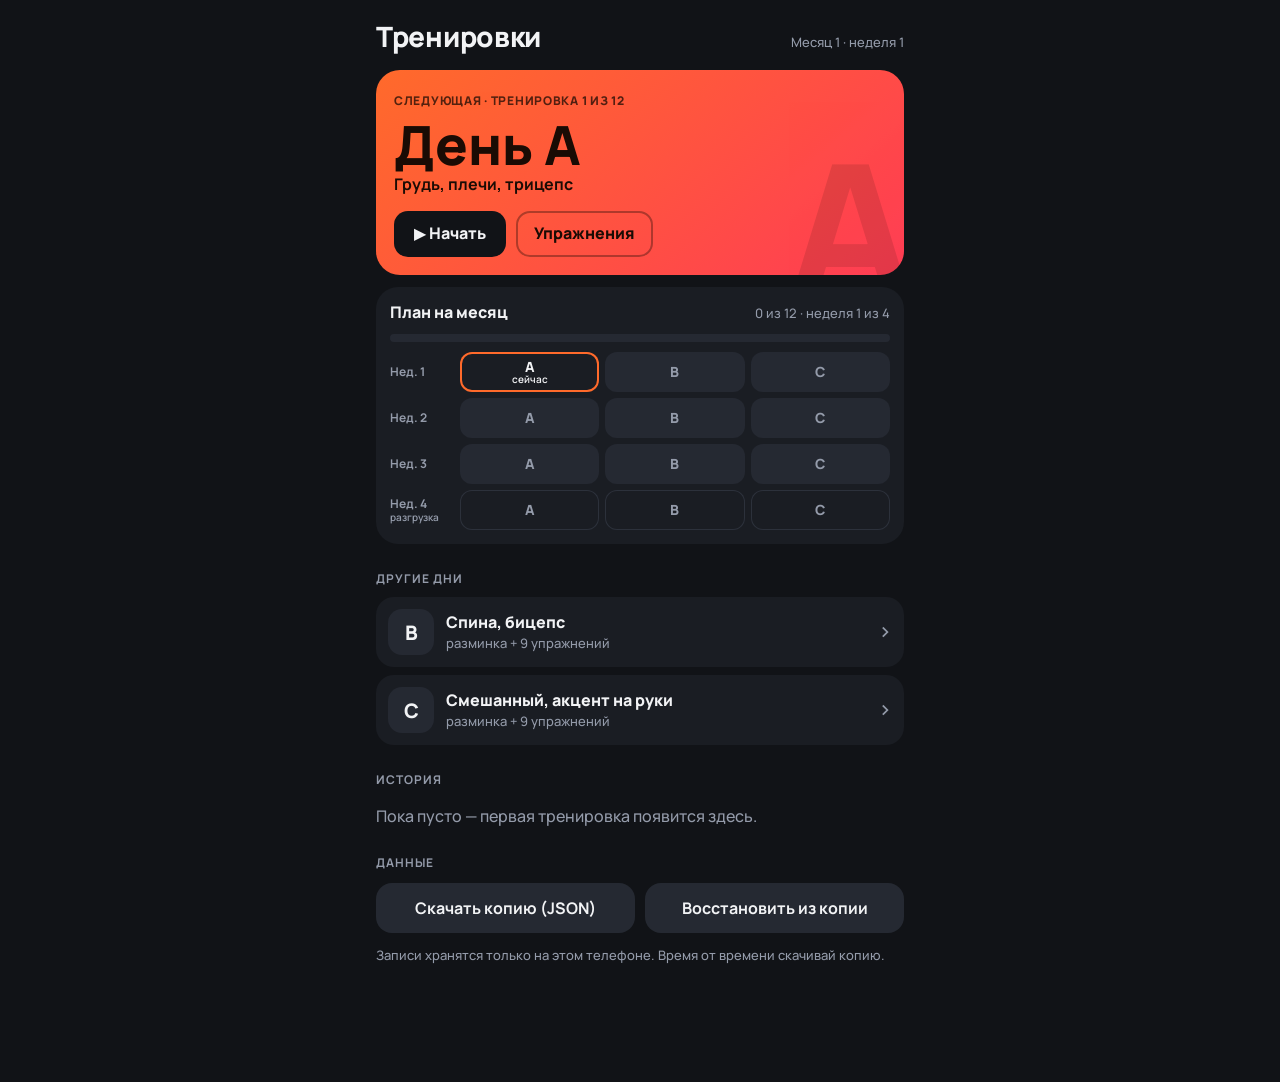
<file: index.html>
<!doctype html>
<html lang="ru">
<head>
  <meta charset="utf-8">
  <meta name="viewport" content="width=device-width, initial-scale=1, viewport-fit=cover">
  <meta name="theme-color" content="#121418">
  <meta name="description" content="Трекер тренировок по программе A/B/C: подходы, вес, техника и рабочие мышцы.">
  <title>Тренировки</title>
  <link rel="manifest" href="manifest.webmanifest">
  <link rel="icon" href="icons/icon-192.png">
  <link rel="apple-touch-icon" href="icons/icon-maskable-192.png">
  <link rel="stylesheet" href="styles.css">
</head>
<body>
  <main id="app"></main>
  <div id="rest" class="rest" hidden></div>
  <noscript>Для работы приложения нужен JavaScript.</noscript>
  <script type="module" src="js/app.js"></script>
</body>
</html>
</file>
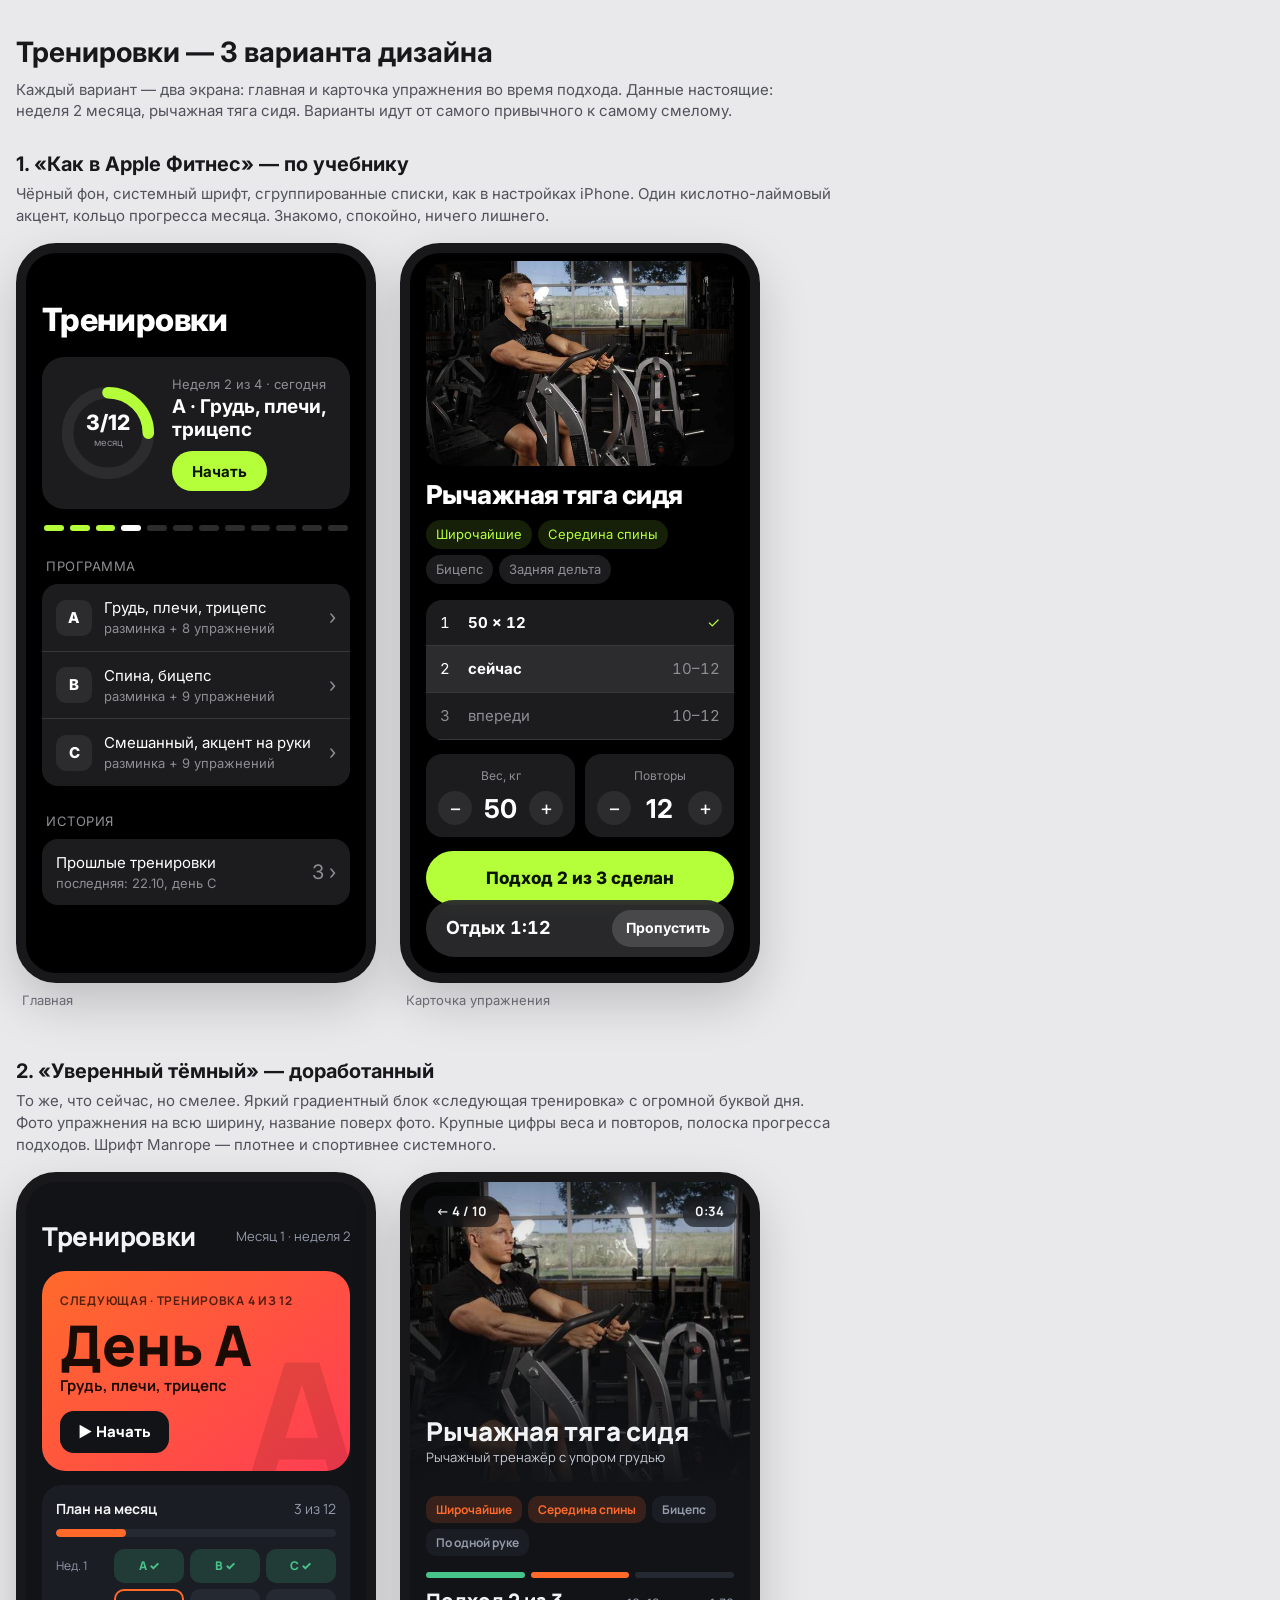
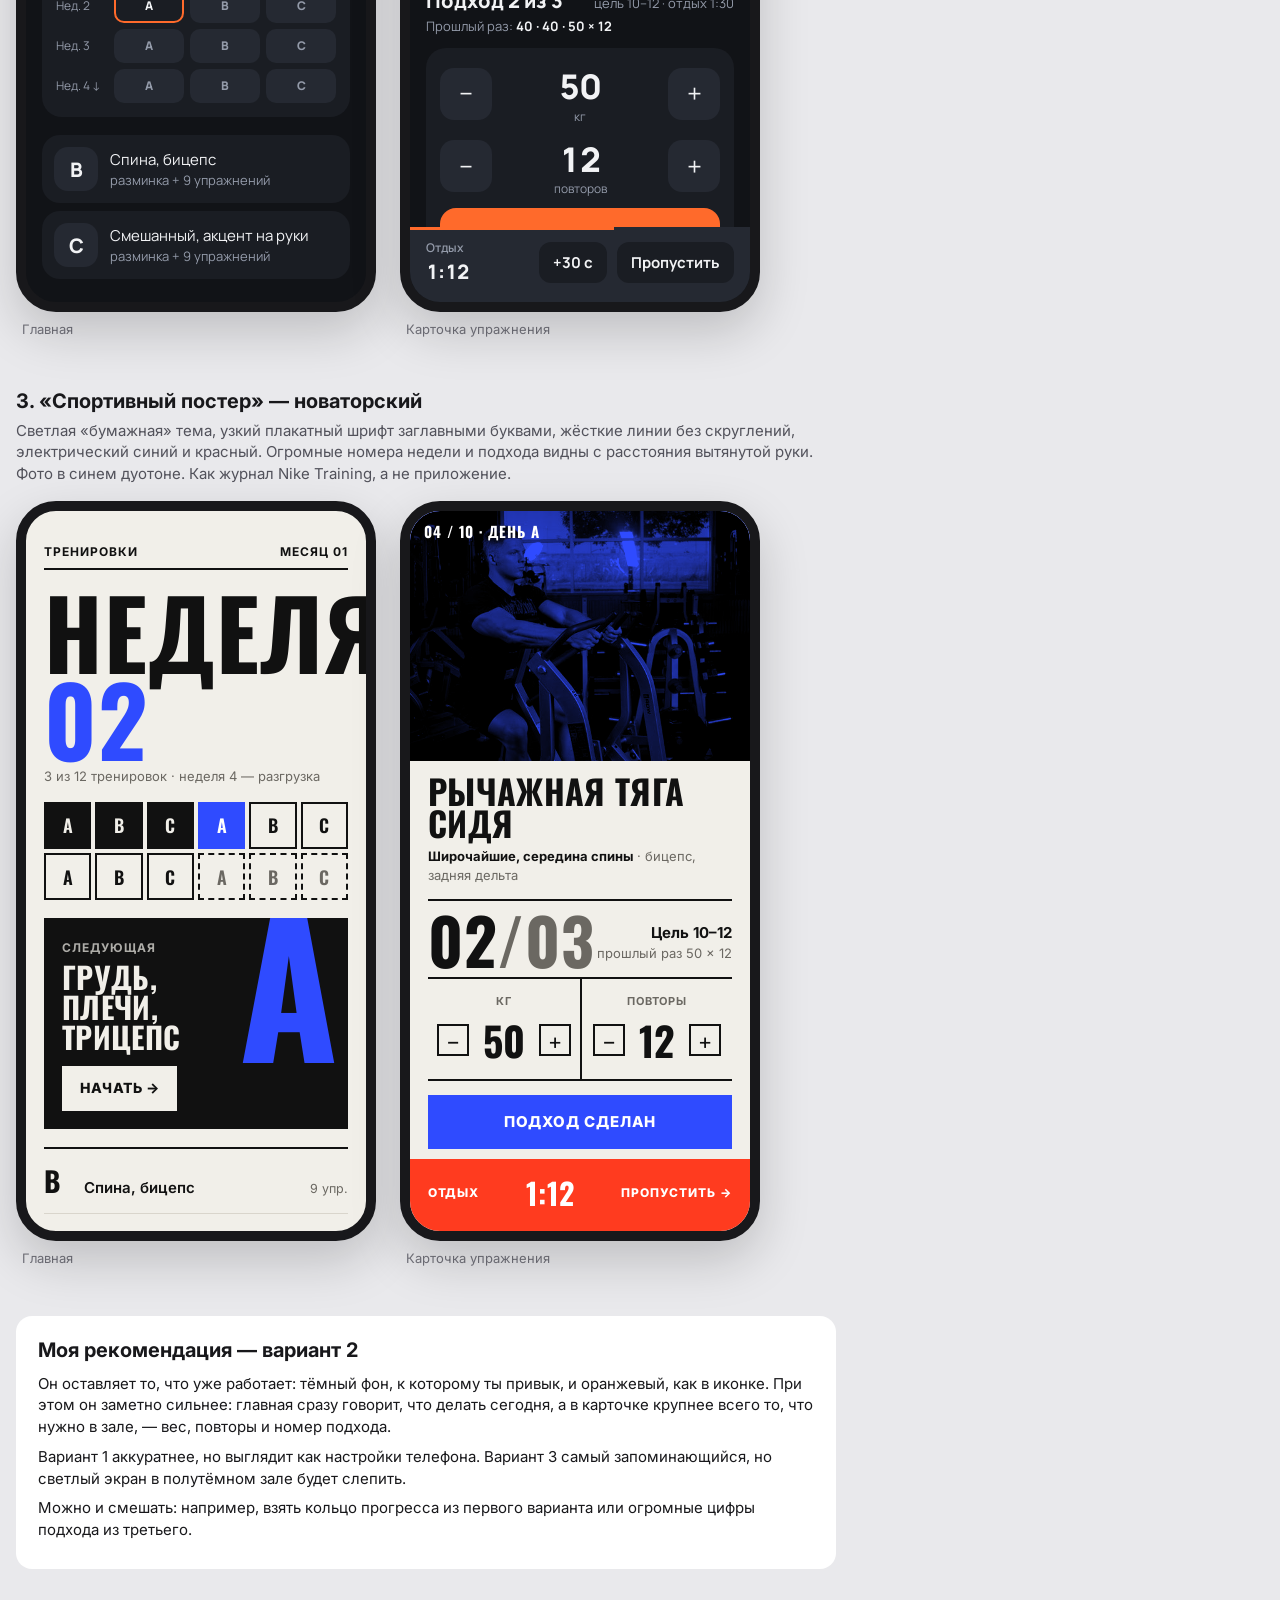
<file: design/variants.html>
<!doctype html>
<html lang="ru">
<head>
<meta charset="utf-8">
<meta name="viewport" content="width=device-width, initial-scale=1">
<title>Тренировки — варианты дизайна</title>
<link rel="preconnect" href="https://fonts.googleapis.com">
<link rel="preconnect" href="https://fonts.gstatic.com" crossorigin>
<link href="https://fonts.googleapis.com/css2?family=Inter:wght@400;500;600;700;800&family=Manrope:wght@500;600;700;800&family=Oswald:wght@500;600;700&display=swap" rel="stylesheet">
<style>
  * { box-sizing: border-box; }
  body { margin: 0; background: #e9e9ec; color: #18181b; font: 15px/1.45 Inter, system-ui, sans-serif; }
  .page { max-width: 1280px; margin: 0 auto; padding: 32px 16px 64px; }
  .page > h1 { font-size: 28px; margin: 0 0 6px; }
  .page > p { margin: 0 0 28px; color: #52525b; max-width: 760px; }
  .variant { margin-bottom: 48px; }
  .variant h2 { font-size: 20px; margin: 0 0 4px; }
  .variant .why { margin: 0 0 16px; color: #52525b; max-width: 820px; }
  .phones { display: flex; gap: 24px; flex-wrap: wrap; }
  .phone { width: 360px; height: 740px; border-radius: 40px; border: 10px solid #18181b; overflow: hidden; position: relative; flex: none; box-shadow: 0 20px 50px rgba(0,0,0,.18); }
  .screen { height: 100%; overflow: auto; scrollbar-width: none; position: relative; }
  .screen::-webkit-scrollbar { display: none; }
  .cap { font-size: 13px; color: #71717a; margin: 8px 0 0 6px; }
  .rec { background: #fff; border-radius: 16px; padding: 20px 22px; max-width: 820px; }
  .rec h2 { margin: 0 0 8px; font-size: 20px; }
  .rec p { margin: 0 0 8px; }

  /* ============ ВАРИАНТ 1 — По учебнику: «как в Apple Фитнес» ============ */
  .v1 { --bg:#000; --card:#1c1c1e; --card2:#2c2c2e; --text:#fff; --muted:#8e8e93; --acc:#b4ff39; --acc-ink:#0b1400; --line:#38383a;
        background: var(--bg); color: var(--text); font-family: Inter, system-ui, sans-serif; }
  .v1 .pad { padding: 18px 16px 90px; }
  .v1 .large { font-size: 32px; font-weight: 800; letter-spacing: -.02em; margin: 26px 0 14px; }
  .v1 .today { background: var(--card); border-radius: 22px; padding: 18px; display: grid; grid-template-columns: 96px 1fr; gap: 16px; align-items: center; }
  .v1 .ring { width: 96px; height: 96px; }
  .v1 .today small { color: var(--muted); font-size: 13px; display: block; }
  .v1 .today b { font-size: 19px; display: block; margin: 2px 0 10px; line-height: 1.2; }
  .v1 .pill { display: inline-flex; align-items: center; justify-content: center; height: 40px; padding: 0 20px; border-radius: 99px; background: var(--acc); color: var(--acc-ink); font-weight: 700; }
  .v1 .dots { display: flex; gap: 6px; margin: 16px 2px 0; }
  .v1 .dots i { flex: 1; height: 6px; border-radius: 3px; background: var(--card2); }
  .v1 .dots i.d { background: var(--acc); } .v1 .dots i.n { background: #fff; }
  .v1 .sect { color: var(--muted); font-size: 13px; text-transform: uppercase; letter-spacing: .04em; margin: 26px 4px 8px; }
  .v1 .group { background: var(--card); border-radius: 16px; overflow: hidden; }
  .v1 .row { display: flex; align-items: center; gap: 12px; padding: 13px 14px; border-bottom: 1px solid var(--line); }
  .v1 .row:last-child { border-bottom: 0; }
  .v1 .ltr { width: 36px; height: 36px; border-radius: 10px; background: var(--card2); display: grid; place-items: center; font-weight: 800; }
  .v1 .row .t { flex: 1; } .v1 .row .t small { display: block; color: var(--muted); font-size: 13px; }
  .v1 .chev { color: var(--muted); font-size: 20px; }
  .v1 .photo { margin: 8px 16px 0; border-radius: 22px; overflow: hidden; aspect-ratio: 3/2; background: #111; }
  .v1 .photo img { width: 100%; height: 100%; object-fit: cover; }
  .v1 .exh { padding: 14px 16px 0; }
  .v1 .exh h3 { font-size: 26px; font-weight: 800; letter-spacing: -.02em; margin: 0; line-height: 1.15; }
  .v1 .chips { display: flex; flex-wrap: wrap; gap: 6px; margin-top: 10px; }
  .v1 .chip { font-size: 13px; padding: 5px 10px; border-radius: 99px; background: var(--card); color: var(--muted); }
  .v1 .chip.p { color: var(--acc); background: rgba(180,255,57,.12); }
  .v1 .sets { margin: 16px 16px 0; }
  .v1 .set { display: grid; grid-template-columns: 28px 1fr auto; align-items: center; padding: 12px 14px; border-bottom: 1px solid var(--line); font-variant-numeric: tabular-nums; }
  .v1 .set .ok { color: var(--acc); }
  .v1 .set.now { background: var(--card2); }
  .v1 .steps { display: grid; grid-template-columns: 1fr 1fr; gap: 10px; margin: 14px 16px 0; }
  .v1 .stp { background: var(--card); border-radius: 16px; padding: 10px 12px; text-align: center; }
  .v1 .stp small { color: var(--muted); font-size: 12px; }
  .v1 .stp .ctl { display: flex; align-items: center; justify-content: space-between; margin-top: 4px; }
  .v1 .stp .ctl span { width: 34px; height: 34px; border-radius: 50%; background: var(--card2); display: grid; place-items: center; font-size: 20px; }
  .v1 .stp .ctl b { font-size: 26px; font-weight: 700; }
  .v1 .big { margin: 14px 16px 0; height: 54px; border-radius: 99px; background: var(--acc); color: var(--acc-ink); display: grid; place-items: center; font-weight: 800; font-size: 17px; }
  .v1 .float { position: absolute; left: 16px; right: 16px; bottom: 16px; background: rgba(44,44,46,.92); backdrop-filter: blur(10px); border-radius: 99px; padding: 10px 10px 10px 20px; display: flex; align-items: center; justify-content: space-between; font-weight: 700; }
  .v1 .float span { font-variant-numeric: tabular-nums; font-size: 18px; }
  .v1 .float i { font-style: normal; font-size: 14px; padding: 8px 14px; border-radius: 99px; background: #48484a; }

  /* ============ ВАРИАНТ 2 — Доработанный: нынешний стиль, уверенней ============ */
  .v2 { --bg:#111317; --card:#1a1d23; --card2:#252932; --line:#2c313b; --text:#f2f3f5; --muted:#949baa; --acc:#ff6a2b; --acc-ink:#1a0b04; --ok:#46c28a;
        background: var(--bg); color: var(--text); font-family: Manrope, Inter, sans-serif; }
  .v2 .pad { padding: 18px 16px 90px; }
  .v2 .hello { display: flex; justify-content: space-between; align-items: center; margin-top: 18px; }
  .v2 .hello b { font-size: 26px; font-weight: 800; letter-spacing: -.01em; }
  .v2 .hello span { font-size: 13px; color: var(--muted); }
  .v2 .hero { margin-top: 16px; border-radius: 24px; padding: 18px; background: linear-gradient(140deg, #ff6a2b 0%, #ff3d54 100%); color: #1a0b04; position: relative; overflow: hidden; }
  .v2 .hero small { font-weight: 700; opacity: .75; text-transform: uppercase; letter-spacing: .06em; font-size: 12px; }
  .v2 .hero .d { font-size: 56px; font-weight: 800; line-height: 1; margin: 6px 0 2px; }
  .v2 .hero p { margin: 0 0 14px; font-weight: 700; }
  .v2 .hero .go { display: inline-flex; height: 42px; align-items: center; padding: 0 18px; border-radius: 14px; background: #111317; color: #fff; font-weight: 800; }
  .v2 .hero .ghost { position: absolute; right: -10px; bottom: -34px; font-size: 170px; font-weight: 800; opacity: .12; line-height: 1; }
  .v2 .month { margin-top: 14px; background: var(--card); border-radius: 20px; padding: 14px; }
  .v2 .month .h { display: flex; justify-content: space-between; font-size: 14px; margin-bottom: 10px; }
  .v2 .month .h span { color: var(--muted); }
  .v2 .bar { height: 8px; border-radius: 4px; background: var(--card2); overflow: hidden; margin-bottom: 12px; }
  .v2 .bar i { display: block; height: 100%; width: 25%; background: var(--acc); border-radius: 4px; }
  .v2 .wk { display: grid; grid-template-columns: 52px repeat(3, 1fr); gap: 6px; margin-top: 6px; align-items: center; }
  .v2 .wk > span { font-size: 12px; color: var(--muted); }
  .v2 .sl { height: 34px; border-radius: 10px; background: var(--card2); display: grid; place-items: center; font-weight: 800; font-size: 14px; color: var(--muted); }
  .v2 .sl.d { background: rgba(70,194,138,.18); color: var(--ok); }
  .v2 .sl.n { background: transparent; border: 2px solid var(--acc); color: var(--text); }
  .v2 .days { margin-top: 18px; display: grid; gap: 8px; }
  .v2 .day { display: flex; align-items: center; gap: 12px; background: var(--card); border-radius: 18px; padding: 12px; }
  .v2 .day .l { width: 44px; height: 44px; border-radius: 14px; background: var(--card2); display: grid; place-items: center; font-weight: 800; font-size: 20px; }
  .v2 .day small { display: block; color: var(--muted); font-size: 13px; }
  .v2 .ph { position: relative; height: 300px; }
  .v2 .ph img { width: 100%; height: 100%; object-fit: cover; }
  .v2 .ph::after { content: ""; position: absolute; inset: 0; background: linear-gradient(180deg, rgba(17,19,23,.2) 0%, rgba(17,19,23,0) 30%, rgba(17,19,23,.95) 100%); }
  .v2 .ph .top { position: absolute; top: 14px; left: 14px; right: 14px; display: flex; justify-content: space-between; z-index: 1; }
  .v2 .ph .top span { background: rgba(17,19,23,.6); backdrop-filter: blur(8px); padding: 6px 12px; border-radius: 12px; font-size: 13px; font-weight: 700; }
  .v2 .ph .ttl { position: absolute; left: 16px; right: 16px; bottom: 14px; z-index: 1; }
  .v2 .ph .ttl h3 { margin: 0; font-size: 26px; font-weight: 800; line-height: 1.1; }
  .v2 .ph .ttl small { color: #c9ced8; font-size: 13px; }
  .v2 .body { padding: 14px 16px 90px; }
  .v2 .tags { display: flex; gap: 6px; flex-wrap: wrap; }
  .v2 .tag { font-size: 12px; font-weight: 700; padding: 5px 10px; border-radius: 10px; background: var(--card); color: var(--muted); }
  .v2 .tag.p { background: rgba(255,106,43,.16); color: var(--acc); }
  .v2 .prog { display: flex; gap: 6px; margin: 16px 0 8px; }
  .v2 .prog i { flex: 1; height: 6px; border-radius: 3px; background: var(--card2); }
  .v2 .prog i.d { background: var(--ok); } .v2 .prog i.n { background: var(--acc); }
  .v2 .now { display: flex; justify-content: space-between; align-items: baseline; }
  .v2 .now b { font-size: 20px; font-weight: 800; }
  .v2 .now span { color: var(--muted); font-size: 13px; }
  .v2 .last { font-size: 13px; color: var(--muted); margin-top: 2px; }
  .v2 .last b { color: var(--text); }
  .v2 .entry { margin-top: 12px; background: var(--card); border-radius: 20px; padding: 14px; }
  .v2 .num { display: grid; grid-template-columns: 52px 1fr 52px; gap: 8px; align-items: center; margin-bottom: 10px; }
  .v2 .num span { height: 52px; border-radius: 14px; background: var(--card2); display: grid; place-items: center; font-size: 26px; }
  .v2 .num div { text-align: center; }
  .v2 .num div b { font-size: 34px; font-weight: 800; font-variant-numeric: tabular-nums; }
  .v2 .num div small { display: block; color: var(--muted); font-size: 12px; margin-top: -4px; }
  .v2 .cta { height: 56px; border-radius: 16px; background: var(--acc); color: var(--acc-ink); display: grid; place-items: center; font-weight: 800; font-size: 17px; }
  .v2 .restbar { position: absolute; left: 0; right: 0; bottom: 0; background: var(--card2); padding: 12px 16px 16px; display: flex; align-items: center; gap: 10px; }
  .v2 .restbar .t { flex: 1; font-weight: 800; font-size: 20px; font-variant-numeric: tabular-nums; }
  .v2 .restbar .t small { display: block; font-size: 12px; color: var(--muted); font-weight: 600; }
  .v2 .restbar i { font-style: normal; font-weight: 700; padding: 10px 14px; border-radius: 12px; background: var(--card); }
  .v2 .restline { position: absolute; left: 0; top: 0; height: 3px; width: 60%; background: var(--acc); }

  /* ============ ВАРИАНТ 3 — Новаторский: спортивный постер ============ */
  .v3 { --paper:#f1efe9; --ink:#111; --muted:#6b6862; --blue:#2f4bff; --red:#ff3b1f; --line:#d9d5cc;
        background: var(--paper); color: var(--ink); font-family: Inter, system-ui, sans-serif; }
  .v3 .cond { font-family: Oswald, Impact, sans-serif; text-transform: uppercase; letter-spacing: .01em; }
  .v3 .pad { padding: 18px 18px 80px; }
  .v3 .topline { display: flex; justify-content: space-between; font-size: 12px; font-weight: 700; letter-spacing: .08em; text-transform: uppercase; margin-top: 14px; border-bottom: 2px solid var(--ink); padding-bottom: 8px; }
  .v3 .wkbig { font-size: 96px; font-weight: 700; line-height: .9; margin: 18px 0 0; }
  .v3 .wkbig span { color: var(--blue); }
  .v3 .sub { font-size: 13px; color: var(--muted); margin: 6px 0 16px; }
  .v3 .cal { display: grid; grid-template-columns: repeat(6, 1fr); gap: 4px; }
  .v3 .cal i { aspect-ratio: 1; border: 2px solid var(--ink); display: grid; place-items: center; font-style: normal; font-family: Oswald, sans-serif; font-weight: 600; font-size: 18px; }
  .v3 .cal i.d { background: var(--ink); color: var(--paper); }
  .v3 .cal i.n { background: var(--blue); border-color: var(--blue); color: #fff; }
  .v3 .cal i.dl { border-style: dashed; color: var(--muted); }
  .v3 .next { margin-top: 18px; background: var(--ink); color: var(--paper); padding: 18px; position: relative; overflow: hidden; }
  .v3 .next .l { position: absolute; right: 8px; top: -26px; font-size: 180px; font-weight: 700; color: var(--blue); line-height: 1; }
  .v3 .next small { font-size: 12px; font-weight: 700; letter-spacing: .08em; text-transform: uppercase; opacity: .7; }
  .v3 .next h3 { font-size: 30px; font-weight: 700; margin: 4px 0 14px; line-height: 1; position: relative; max-width: 70%; }
  .v3 .next .go { display: inline-block; background: var(--paper); color: var(--ink); font-weight: 800; padding: 12px 18px; position: relative; text-transform: uppercase; font-size: 14px; letter-spacing: .04em; }
  .v3 .list { margin-top: 18px; border-top: 2px solid var(--ink); }
  .v3 .list div { display: flex; align-items: baseline; gap: 12px; padding: 12px 0; border-bottom: 1px solid var(--line); }
  .v3 .list b { font-size: 28px; width: 28px; }
  .v3 .list span { flex: 1; font-weight: 600; } .v3 .list small { color: var(--muted); }
  .v3 .duo { position: relative; height: 250px; background: var(--blue); }
  .v3 .duo img { width: 100%; height: 100%; object-fit: cover; filter: grayscale(1) contrast(1.15); mix-blend-mode: multiply; }
  .v3 .duo .n { position: absolute; left: 14px; top: 10px; color: #fff; font-size: 15px; font-weight: 700; letter-spacing: .06em; }
  .v3 .exn { font-size: 34px; font-weight: 700; line-height: .95; margin: 14px 18px 0; }
  .v3 .meta { margin: 8px 18px 0; font-size: 13px; color: var(--muted); }
  .v3 .meta b { color: var(--ink); }
  .v3 .counter { display: flex; align-items: flex-end; justify-content: space-between; margin: 14px 18px 0; border-top: 2px solid var(--ink); border-bottom: 2px solid var(--ink); padding: 6px 0; }
  .v3 .counter .c { font-size: 64px; font-weight: 700; line-height: 1; }
  .v3 .counter .c span { color: var(--muted); }
  .v3 .counter .r { text-align: right; font-size: 13px; color: var(--muted); padding-bottom: 8px; }
  .v3 .counter .r b { display: block; color: var(--ink); font-size: 15px; }
  .v3 .val { display: grid; grid-template-columns: 1fr 1fr; margin: 0 18px; border-bottom: 2px solid var(--ink); }
  .v3 .val > div { padding: 10px 0; text-align: center; }
  .v3 .val > div + div { border-left: 2px solid var(--ink); }
  .v3 .val small { font-size: 11px; font-weight: 700; letter-spacing: .08em; color: var(--muted); }
  .v3 .val .ctl { display: flex; justify-content: center; align-items: center; gap: 14px; }
  .v3 .val .ctl i { font-style: normal; font-size: 22px; width: 32px; height: 32px; display: grid; place-items: center; border: 2px solid var(--ink); }
  .v3 .val .ctl b { font-size: 40px; font-weight: 700; }
  .v3 .done { margin: 14px 18px 0; background: var(--blue); color: #fff; text-align: center; padding: 16px; font-weight: 800; letter-spacing: .06em; text-transform: uppercase; }
  .v3 .hist { margin: 14px 18px 0; font-size: 13px; }
  .v3 .hist div { display: flex; justify-content: space-between; padding: 7px 0; border-bottom: 1px solid var(--line); font-variant-numeric: tabular-nums; }
  .v3 .rest3 { position: absolute; left: 0; right: 0; bottom: 0; background: var(--red); color: #fff; display: flex; justify-content: space-between; align-items: center; padding: 12px 18px 16px; }
  .v3 .rest3 b { font-size: 30px; }
  .v3 .rest3 span { font-size: 12px; font-weight: 800; letter-spacing: .08em; text-transform: uppercase; }
</style>
</head>
<body>
<div class="page">
  <h1>Тренировки — 3 варианта дизайна</h1>
  <p>Каждый вариант — два экрана: главная и карточка упражнения во время подхода. Данные настоящие: неделя 2 месяца, рычажная тяга сидя. Варианты идут от самого привычного к самому смелому.</p>

  <!-- ====================== 1 ====================== -->
  <section class="variant">
    <h2>1. «Как в Apple Фитнес» — по учебнику</h2>
    <p class="why">Чёрный фон, системный шрифт, сгруппированные списки, как в настройках iPhone. Один кислотно-лаймовый акцент, кольцо прогресса месяца. Знакомо, спокойно, ничего лишнего.</p>
    <div class="phones">
      <div>
        <div class="phone v1"><div class="screen"><div class="pad">
          <div class="large">Тренировки</div>
          <div class="today">
            <svg class="ring" viewBox="0 0 100 100"><circle cx="50" cy="50" r="42" fill="none" stroke="#2c2c2e" stroke-width="12"/><circle cx="50" cy="50" r="42" fill="none" stroke="#b4ff39" stroke-width="12" stroke-linecap="round" stroke-dasharray="66 264" transform="rotate(-90 50 50)"/><text x="50" y="47" text-anchor="middle" fill="#fff" font-size="22" font-weight="800" font-family="Inter">3/12</text><text x="50" y="64" text-anchor="middle" fill="#8e8e93" font-size="10" font-family="Inter">месяц</text></svg>
            <div><small>Неделя 2 из 4 · сегодня</small><b>A · Грудь, плечи, трицепс</b><span class="pill">Начать</span></div>
          </div>
          <div class="dots"><i class="d"></i><i class="d"></i><i class="d"></i><i class="n"></i><i></i><i></i><i></i><i></i><i></i><i></i><i></i><i></i></div>
          <div class="sect">Программа</div>
          <div class="group">
            <div class="row"><span class="ltr">A</span><span class="t">Грудь, плечи, трицепс<small>разминка + 8 упражнений</small></span><span class="chev">›</span></div>
            <div class="row"><span class="ltr">B</span><span class="t">Спина, бицепс<small>разминка + 9 упражнений</small></span><span class="chev">›</span></div>
            <div class="row"><span class="ltr">C</span><span class="t">Смешанный, акцент на руки<small>разминка + 9 упражнений</small></span><span class="chev">›</span></div>
          </div>
          <div class="sect">История</div>
          <div class="group"><div class="row"><span class="t">Прошлые тренировки<small>последняя: 22.10, день C</small></span><span class="chev">3 ›</span></div></div>
        </div></div></div>
        <div class="cap">Главная</div>
      </div>
      <div>
        <div class="phone v1"><div class="screen">
          <div class="photo"><img src="../img/Leverage_Iso_Row-0.jpg" alt=""></div>
          <div class="exh"><h3>Рычажная тяга сидя</h3>
            <div class="chips"><span class="chip p">Широчайшие</span><span class="chip p">Середина спины</span><span class="chip">Бицепс</span><span class="chip">Задняя дельта</span></div></div>
          <div class="sets group">
            <div class="set"><span>1</span><b>50 × 12</b><span class="ok">✓</span></div>
            <div class="set now"><span>2</span><b>сейчас</b><span style="color:#8e8e93">10–12</span></div>
            <div class="set"><span style="color:#8e8e93">3</span><span style="color:#8e8e93">впереди</span><span style="color:#8e8e93">10–12</span></div>
          </div>
          <div class="steps">
            <div class="stp"><small>Вес, кг</small><div class="ctl"><span>−</span><b>50</b><span>+</span></div></div>
            <div class="stp"><small>Повторы</small><div class="ctl"><span>−</span><b>12</b><span>+</span></div></div>
          </div>
          <div class="big">Подход 2 из 3 сделан</div>
          <div style="height:90px"></div>
          <div class="float"><span>Отдых 1:12</span><i>Пропустить</i></div>
        </div></div>
        <div class="cap">Карточка упражнения</div>
      </div>
    </div>
  </section>

  <!-- ====================== 2 ====================== -->
  <section class="variant">
    <h2>2. «Уверенный тёмный» — доработанный</h2>
    <p class="why">То же, что сейчас, но смелее. Яркий градиентный блок «следующая тренировка» с огромной буквой дня. Фото упражнения на всю ширину, название поверх фото. Крупные цифры веса и повторов, полоска прогресса подходов. Шрифт Manrope — плотнее и спортивнее системного.</p>
    <div class="phones">
      <div>
        <div class="phone v2"><div class="screen"><div class="pad">
          <div class="hello"><b>Тренировки</b><span>Месяц 1 · неделя 2</span></div>
          <div class="hero"><span class="ghost">A</span>
            <small>Следующая · тренировка 4 из 12</small>
            <div class="d">День A</div>
            <p>Грудь, плечи, трицепс</p>
            <span class="go">▶ Начать</span>
          </div>
          <div class="month">
            <div class="h"><b>План на месяц</b><span>3 из 12</span></div>
            <div class="bar"><i></i></div>
            <div class="wk"><span>Нед. 1</span><span class="sl d">A ✓</span><span class="sl d">B ✓</span><span class="sl d">C ✓</span></div>
            <div class="wk"><span>Нед. 2</span><span class="sl n">A</span><span class="sl">B</span><span class="sl">C</span></div>
            <div class="wk"><span>Нед. 3</span><span class="sl">A</span><span class="sl">B</span><span class="sl">C</span></div>
            <div class="wk"><span>Нед. 4 ↓</span><span class="sl">A</span><span class="sl">B</span><span class="sl">C</span></div>
          </div>
          <div class="days">
            <div class="day"><span class="l">B</span><span>Спина, бицепс<small>разминка + 9 упражнений</small></span></div>
            <div class="day"><span class="l">C</span><span>Смешанный, акцент на руки<small>разминка + 9 упражнений</small></span></div>
          </div>
        </div></div></div>
        <div class="cap">Главная</div>
      </div>
      <div>
        <div class="phone v2"><div class="screen">
          <div class="ph"><img src="../img/Leverage_Iso_Row-0.jpg" alt="">
            <div class="top"><span>← 4 / 10</span><span>0:34</span></div>
            <div class="ttl"><h3>Рычажная тяга сидя</h3><small>Рычажный тренажёр с упором грудью</small></div>
          </div>
          <div class="body">
            <div class="tags"><span class="tag p">Широчайшие</span><span class="tag p">Середина спины</span><span class="tag">Бицепс</span><span class="tag">По одной руке</span></div>
            <div class="prog"><i class="d"></i><i class="n"></i><i></i></div>
            <div class="now"><b>Подход 2 из 3</b><span>цель 10–12 · отдых 1:30</span></div>
            <div class="last">Прошлый раз: <b>40 · 40 · 50 × 12</b></div>
            <div class="entry">
              <div class="num"><span>−</span><div><b>50</b><small>кг</small></div><span>+</span></div>
              <div class="num"><span>−</span><div><b>12</b><small>повторов</small></div><span>+</span></div>
              <div class="cta">✓ Подход сделан</div>
            </div>
          </div>
          <div class="restbar"><span class="restline"></span><span class="t"><small>Отдых</small>1:12</span><i>+30 с</i><i>Пропустить</i></div>
        </div></div>
        <div class="cap">Карточка упражнения</div>
      </div>
    </div>
  </section>

  <!-- ====================== 3 ====================== -->
  <section class="variant">
    <h2>3. «Спортивный постер» — новаторский</h2>
    <p class="why">Светлая «бумажная» тема, узкий плакатный шрифт заглавными буквами, жёсткие линии без скруглений, электрический синий и красный. Огромные номера недели и подхода видны с расстояния вытянутой руки. Фото в синем дуотоне. Как журнал Nike Training, а не приложение.</p>
    <div class="phones">
      <div>
        <div class="phone v3"><div class="screen"><div class="pad">
          <div class="topline"><span>Тренировки</span><span>Месяц 01</span></div>
          <div class="wkbig cond">Неделя <span>02</span></div>
          <div class="sub">3 из 12 тренировок · неделя 4 — разгрузка</div>
          <div class="cal">
            <i class="d">A</i><i class="d">B</i><i class="d">C</i><i class="n">A</i><i>B</i><i>C</i>
            <i>A</i><i>B</i><i>C</i><i class="dl">A</i><i class="dl">B</i><i class="dl">C</i>
          </div>
          <div class="next"><span class="l cond">A</span>
            <small>Следующая</small>
            <h3 class="cond">Грудь, плечи, трицепс</h3>
            <span class="go">Начать →</span>
          </div>
          <div class="list">
            <div><b class="cond">B</b><span>Спина, бицепс</span><small>9 упр.</small></div>
            <div><b class="cond">C</b><span>Смешанный, руки</span><small>9 упр.</small></div>
          </div>
        </div></div></div>
        <div class="cap">Главная</div>
      </div>
      <div>
        <div class="phone v3"><div class="screen">
          <div class="duo"><img src="../img/Leverage_Iso_Row-0.jpg" alt=""><span class="n cond">04 / 10 · День A</span></div>
          <div class="exn cond">Рычажная тяга сидя</div>
          <div class="meta"><b>Широчайшие, середина спины</b> · бицепс, задняя дельта</div>
          <div class="counter"><div class="c cond">02<span>/03</span></div><div class="r"><b>Цель 10–12</b>прошлый раз 50 × 12</div></div>
          <div class="val">
            <div><small>КГ</small><div class="ctl"><i>−</i><b class="cond">50</b><i>+</i></div></div>
            <div><small>ПОВТОРЫ</small><div class="ctl"><i>−</i><b class="cond">12</b><i>+</i></div></div>
          </div>
          <div class="done">Подход сделан</div>
          <div class="hist"><div><span>01</span><b>50 × 12</b><span>21:35</span></div></div>
          <div style="height:80px"></div>
          <div class="rest3"><span>Отдых</span><b class="cond">1:12</b><span>Пропустить →</span></div>
        </div></div>
        <div class="cap">Карточка упражнения</div>
      </div>
    </div>
  </section>

  <div class="rec">
    <h2>Моя рекомендация — вариант 2</h2>
    <p>Он оставляет то, что уже работает: тёмный фон, к которому ты привык, и оранжевый, как в иконке. При этом он заметно сильнее: главная сразу говорит, что делать сегодня, а в карточке крупнее всего то, что нужно в зале, — вес, повторы и номер подхода.</p>
    <p>Вариант 1 аккуратнее, но выглядит как настройки телефона. Вариант 3 самый запоминающийся, но светлый экран в полутёмном зале будет слепить.</p>
    <p>Можно и смешать: например, взять кольцо прогресса из первого варианта или огромные цифры подхода из третьего.</p>
  </div>
</div>
</body>
</html>
</file>
<file: styles.css>
/* Шрифт Manrope хранится в приложении — работает без интернета */
@font-face {
  font-family: "Manrope"; font-style: normal; font-weight: 500 800; font-display: swap;
  src: url(fonts/manrope-cyrillic.woff2) format("woff2");
  unicode-range: U+0301, U+0400-045F, U+0490-0491, U+04B0-04B1, U+2116;
}
@font-face {
  font-family: "Manrope"; font-style: normal; font-weight: 500 800; font-display: swap;
  src: url(fonts/manrope-latin.woff2) format("woff2");
  unicode-range: U+0000-00FF, U+0131, U+0152-0153, U+02BB-02BC, U+02C6, U+02DA, U+02DC, U+0304, U+0308, U+0329, U+2000-206F, U+20AC, U+2122, U+2191, U+2193, U+2212, U+2215, U+FEFF, U+FFFD;
}

:root {
  --bg: #111317;
  --surface: #1a1d23;
  --surface-2: #252932;
  --line: #2c313b;
  --text: #f2f3f5;
  --muted: #949baa;
  --accent: #ff6a2b;
  --accent-2: #ff3d54;
  --accent-ink: #1a0b04;
  --accent-soft: #b9673f;
  --ok: #46c28a;
  --danger: #ff5d5d;
  --muscle-idle: #343a44;
  --radius: 18px;
  color-scheme: dark;
}

* { box-sizing: border-box; }
html { -webkit-text-size-adjust: 100%; }
body {
  margin: 0;
  background: var(--bg);
  color: var(--text);
  font: 500 16px/1.45 Manrope, system-ui, -apple-system, "Segoe UI", Roboto, sans-serif;
  -webkit-tap-highlight-color: transparent;
}
#app {
  max-width: 560px;
  margin: 0 auto;
  padding: 0 16px calc(104px + env(safe-area-inset-bottom));
}
h1 { font-size: 24px; line-height: 1.15; margin: 0; font-weight: 800; letter-spacing: -.01em; }
h2 { font-size: 12px; text-transform: uppercase; letter-spacing: .08em; color: var(--muted); margin: 26px 0 10px; font-weight: 700; }
b { font-weight: 800; }
.muted { color: var(--muted); }
.small { font-size: 13px; }
button, .btn { font: inherit; color: inherit; cursor: pointer; }
button:focus-visible, .btn:focus-visible, summary:focus-visible, input:focus-visible { outline: 2px solid var(--accent); outline-offset: 2px; }

/* шапка */
.top {
  position: sticky; top: 0; z-index: 5;
  display: flex; align-items: center; gap: 12px;
  padding: calc(14px + env(safe-area-inset-top)) 0 12px;
  background: var(--bg);
}
.top > div { flex: 1; min-width: 0; }
.top .muted { font-size: 13px; }
.home-top { position: static; justify-content: space-between; align-items: baseline; padding-top: calc(20px + env(safe-area-inset-top)); }
.home-top h1 { font-size: 28px; }
.back {
  flex: none; width: 44px; height: 44px; border-radius: 14px;
  border: 0; background: var(--surface); font-size: 20px;
}
.timer { font-variant-numeric: tabular-nums; color: var(--muted); font-size: 15px; }

/* карточки и кнопки */
.card {
  display: flex; flex-direction: column; gap: 4px; width: 100%; text-align: left;
  background: var(--surface); border: 0; border-radius: var(--radius);
  padding: 14px 16px;
}
.card.row { flex-direction: row; align-items: center; justify-content: space-between; }
.btn {
  display: inline-flex; align-items: center; justify-content: center; text-align: center;
  min-height: 50px; padding: 10px 16px; border-radius: 16px;
  background: var(--surface-2); border: 0; font-weight: 700;
}
.btn.primary { background: var(--accent); color: var(--accent-ink); font-weight: 800; }
.btn.danger { color: var(--danger); }
.btn.wide { width: 100%; margin-top: 12px; }
.btn.big { min-height: 58px; font-size: 18px; }
.btn:active, .card:active, .item:active, .go:active { transform: scale(.985); }
.link { background: none; border: 0; color: var(--muted); text-decoration: underline; padding: 12px 0; width: 100%; font-weight: 600; }
.link.inline { width: auto; padding: 0; font-size: 13px; }
.grid2 { display: grid; grid-template-columns: 1fr 1fr; gap: 10px; margin-top: 12px; }
.badge { align-self: flex-start; font-size: 12px; font-weight: 700; padding: 2px 8px; border-radius: 99px; background: var(--surface-2); }

/* главная: блок «следующая тренировка» */
.hero {
  position: relative; overflow: hidden; margin-top: 6px;
  border-radius: 24px; padding: 18px;
  background: linear-gradient(140deg, var(--accent) 0%, var(--accent-2) 100%);
  color: var(--accent-ink);
}
.hero small { font-weight: 800; opacity: .75; text-transform: uppercase; letter-spacing: .06em; font-size: 12px; position: relative; }
.hero .d { font-size: 54px; font-weight: 800; line-height: 1; margin: 6px 0 2px; position: relative; }
.hero p { margin: 0 0 14px; font-weight: 700; position: relative; }
.hero .ghost { position: absolute; right: -8px; bottom: -40px; font-size: 180px; font-weight: 800; opacity: .12; line-height: 1; pointer-events: none; }
.hero-actions { display: flex; align-items: center; gap: 10px; position: relative; }
.hero .go { height: 46px; padding: 0 20px; border: 0; border-radius: 14px; background: var(--bg); color: var(--text); font-weight: 800; }
.hero .ghost-btn { height: 46px; padding: 0 16px; border: 2px solid rgba(26, 11, 4, .35); border-radius: 14px; background: none; color: var(--accent-ink); font-weight: 800; }
.hero-meta { font-weight: 700; opacity: .8; font-size: 14px; }

.days { display: grid; gap: 8px; }
.day { flex-direction: row; align-items: center; gap: 12px; padding: 12px; }
.letter {
  flex: none; width: 46px; height: 46px; border-radius: 14px; display: grid; place-items: center;
  background: var(--surface-2); font-size: 20px; font-weight: 800;
}
.day-body { display: flex; flex-direction: column; flex: 1; }
.day-body .muted { font-size: 13px; }
.chev { color: var(--muted); font-size: 22px; }

/* план на месяц */
.month { margin-top: 12px; padding: 14px; background: var(--surface); border-radius: 22px; }
.month-head { display: flex; justify-content: space-between; align-items: baseline; gap: 8px; flex-wrap: wrap; margin-bottom: 10px; }
.bar { height: 8px; border-radius: 4px; background: var(--surface-2); overflow: hidden; margin-bottom: 10px; }
.bar i { display: block; height: 100%; background: var(--accent); border-radius: 4px; }
.week { display: grid; grid-template-columns: 64px repeat(3, 1fr); gap: 6px; align-items: center; margin-top: 6px; }
.week .wk { font-size: 12px; color: var(--muted); display: flex; flex-direction: column; line-height: 1.2; font-weight: 700; }
.week .wk small { font-size: 10px; font-weight: 600; }
.slot {
  display: flex; flex-direction: column; align-items: center; justify-content: center; min-height: 40px;
  border-radius: 12px; background: var(--surface-2); color: var(--muted); line-height: 1.1;
}
.slot b { font-size: 14px; }
.slot small { font-size: 10px; font-weight: 600; }
.slot small:empty { display: none; }
.slot.done { background: rgba(70, 194, 138, .16); color: var(--ok); }
.slot.next { background: transparent; box-shadow: inset 0 0 0 2px var(--accent); color: var(--text); }
.slot.live { background: var(--accent); color: var(--accent-ink); }
.week.deload .slot:not(.done):not(.next):not(.live) { background: transparent; box-shadow: inset 0 0 0 1px var(--line); }

/* список упражнений */
.list { list-style: none; margin: 4px 0 0; padding: 0; display: grid; gap: 8px; }
.list .sep { font-size: 12px; text-transform: uppercase; letter-spacing: .08em; color: var(--muted); margin: 14px 0 0; font-weight: 700; }
.item {
  display: flex; align-items: center; gap: 12px; width: 100%; text-align: left;
  background: var(--surface); border: 0; border-radius: var(--radius); padding: 8px 12px 8px 8px;
}
.item img { width: 58px; height: 58px; object-fit: cover; border-radius: 12px; flex: none; }
.item-body { flex: 1; display: flex; flex-direction: column; min-width: 0; }
.item-body .muted { font-size: 13px; }
.item.current { box-shadow: inset 0 0 0 2px var(--accent); }
.item.done { opacity: .55; }
.pill { flex: none; font-size: 13px; font-weight: 800; padding: 4px 10px; border-radius: 99px; background: var(--surface-2); color: var(--muted); }
.pill.live { background: var(--accent); color: var(--accent-ink); }
.pill.done { background: rgba(70, 194, 138, .18); color: var(--ok); }

/* карточка упражнения: фото на всю ширину, название поверх */
.ph { position: relative; height: 320px; margin: 0 -16px; background: #000; }
.ph img { position: absolute; inset: 0; width: 100%; height: 100%; object-fit: cover; }
.ph .f2 { animation: flip 2.4s steps(1, end) infinite; }
@keyframes flip { 0% { opacity: 0; } 50% { opacity: 1; } }
@media (prefers-reduced-motion: reduce) { .ph .f2 { animation-duration: 5s; } }
.ph::after { content: ""; position: absolute; inset: 0; background: linear-gradient(180deg, rgba(17,19,23,.45) 0%, rgba(17,19,23,0) 28%, rgba(17,19,23,0) 45%, rgba(17,19,23,.96) 100%); pointer-events: none; }
.ph-top { position: absolute; z-index: 1; top: calc(12px + env(safe-area-inset-top)); left: 14px; right: 14px; display: flex; align-items: center; gap: 8px; }
.ph-top .timer { margin-left: auto; }
.chip, .chip-btn {
  background: rgba(17, 19, 23, .62); -webkit-backdrop-filter: blur(8px); backdrop-filter: blur(8px);
  color: var(--text); border: 0; border-radius: 12px; padding: 7px 12px; font-size: 14px; font-weight: 700;
}
.chip-btn { width: 44px; height: 40px; padding: 0; font-size: 20px; }
.chip.timer { color: var(--text); font-variant-numeric: tabular-nums; }
.ph-ttl { position: absolute; z-index: 1; left: 16px; right: 16px; bottom: 14px; }
.ph-ttl h1 { font-size: 26px; line-height: 1.1; }
.ph-ttl small { color: #c9ced8; font-size: 13px; font-weight: 600; }
.body { padding-top: 14px; }

.tags { display: flex; gap: 6px; flex-wrap: wrap; }
.tag { font-size: 12px; font-weight: 700; padding: 5px 10px; border-radius: 10px; background: var(--surface); color: var(--muted); }
.tag.p { background: rgba(255, 106, 43, .16); color: var(--accent); }

.prog { display: flex; gap: 6px; margin: 16px 0 8px; }
.prog i { flex: 1; height: 6px; border-radius: 3px; background: var(--surface-2); }
.prog i.d { background: var(--ok); }
.prog i.n { background: var(--accent); }
.now { display: flex; justify-content: space-between; align-items: baseline; gap: 8px; flex-wrap: wrap; margin-top: 14px; }
.prog + .now { margin-top: 0; }
.now b { font-size: 20px; }
.now span { color: var(--muted); font-size: 13px; }
.last { font-size: 13px; color: var(--muted); margin: 4px 0 0; }
.last b { color: var(--text); font-weight: 700; }
.hint { color: var(--ok); font-weight: 700; margin: 8px 0 0; font-size: 14px; }
.body > .muted.small { margin: 8px 0 0; }

.seg { display: grid; grid-template-columns: 1fr 1fr; gap: 6px; margin-bottom: 12px; background: var(--surface); padding: 4px; border-radius: 14px; }
.seg button { border: 0; background: none; padding: 10px 6px; border-radius: 11px; font-size: 14px; font-weight: 700; color: var(--muted); }
.seg button.on { background: var(--surface-2); color: var(--text); }
.uni-seg { margin: 12px 0 0; }

.lbl { display: block; font-size: 12px; text-transform: uppercase; letter-spacing: .06em; color: var(--muted); margin-bottom: 4px; font-weight: 700; }

/* подходы */
.sets { margin-top: 4px; }
.entry { margin-top: 14px; background: var(--surface); border-radius: 22px; padding: 14px; }
.entry > p.ex-lbl { margin: 4px 0 8px; color: var(--text); }
.side-badge {
  display: inline-block; margin: 0 0 10px; padding: 4px 12px; border-radius: 99px;
  background: var(--accent); color: var(--accent-ink); font-weight: 800; font-size: 14px;
}
.stepper { margin-bottom: 12px; }
.ctl { display: grid; grid-template-columns: 56px 1fr 56px; align-items: center; gap: 8px; }
.ctl button { height: 56px; border-radius: 16px; border: 0; background: var(--surface-2); font-size: 28px; font-weight: 600; }
.ctl .val { display: flex; flex-direction: column; align-items: center; }
.ctl input {
  width: 100%; min-width: 0; height: 44px; padding: 0; text-align: center; font: 800 36px/1 Manrope, system-ui, sans-serif; font-variant-numeric: tabular-nums;
  color: var(--text); background: none; border: 0; border-radius: 10px;
}
.ctl input::-webkit-outer-spin-button, .ctl input::-webkit-inner-spin-button { -webkit-appearance: none; margin: 0; }
.ctl input { -moz-appearance: textfield; }
.ctl .unit { color: var(--muted); font-size: 12px; font-weight: 600; margin-top: -2px; }

.sets-head { display: flex; justify-content: space-between; align-items: baseline; gap: 8px; margin-top: 18px; font-size: 14px; }
.done-sets { list-style: none; padding: 0; margin: 8px 0 0; display: grid; gap: 6px; }
.done-sets li { display: grid; grid-template-columns: 28px 1fr auto; align-items: center; background: var(--surface); border-radius: 12px; padding: 9px 12px; font-variant-numeric: tabular-nums; }
.done-sets li > span:first-child { color: var(--muted); }
.done-sets li.todo { background: none; box-shadow: inset 0 0 0 1px var(--line); color: var(--muted); }
.done-sets li.todo.now { box-shadow: inset 0 0 0 2px var(--accent); color: var(--text); }
.done-msg { margin: 14px 0 0; padding: 12px 14px; border-radius: 14px; background: rgba(70, 194, 138, .14); color: var(--ok); font-weight: 700; }
.warm-clock { display: flex; flex-direction: column; align-items: center; padding: 18px; margin-top: 14px; background: var(--surface); border-radius: 22px; }
.warm-clock b { font-size: 52px; font-variant-numeric: tabular-nums; line-height: 1.1; }

.pager { display: grid; grid-template-columns: 1fr 1fr; gap: 10px; margin-top: 22px; }

/* подробности: заметка, техника, мышцы */
.note { margin: 18px 0 0; padding: 10px 14px; border-left: 3px solid var(--accent); background: var(--surface); border-radius: 0 14px 14px 0; font-size: 14px; }
.tech { margin-top: 10px; background: var(--surface); border-radius: var(--radius); padding: 0 14px; }
.tech:first-of-type { margin-top: 18px; }
.tech summary { padding: 14px 0; font-weight: 800; cursor: pointer; }
.tech ol, .tech ul { margin: 0; padding: 0 0 14px 20px; }
.tech li { margin-bottom: 6px; }
.muscles { padding-bottom: 14px; }
.muscle-map { display: block; width: 100%; max-width: 320px; height: auto; margin: 0 auto 10px; }
.muscle-map .m-idle { fill: var(--muscle-idle); }
.muscle-map .m-pri { fill: var(--accent); }
.muscle-map .m-sec { fill: var(--accent-soft); }
.muscle-map .m-label { fill: var(--muted); font-size: 9px; text-anchor: middle; }
.legend p { margin: 0 0 6px; font-size: 14px; }
.dot { display: inline-block; width: 10px; height: 10px; border-radius: 50%; margin-right: 6px; vertical-align: 0; }
.dot.pri { background: var(--accent); }
.dot.sec { background: var(--accent-soft); }

/* итог */
.stats { display: grid; grid-template-columns: repeat(3, 1fr); gap: 8px; margin: 8px 0 16px; }
.stats div { background: var(--surface); border-radius: var(--radius); padding: 12px; display: flex; flex-direction: column; }
.stats b { font-size: 20px; }
.stats span { color: var(--muted); font-size: 12px; }
.summary .card p { margin: 4px 0 0; font-variant-numeric: tabular-nums; }

.restore-status { margin: 10px 0 0; padding: 10px 14px; border-radius: 14px; background: var(--surface-2); font-size: 14px; }
.restore-status[hidden] { display: none; }

/* надпись «Загружаю обновление…» */
.update-banner {
  position: fixed; z-index: 20; left: 50%; top: calc(10px + env(safe-area-inset-top)); transform: translateX(-50%);
  padding: 8px 14px; border-radius: 99px; background: var(--surface-2); color: var(--text);
  font-size: 13px; font-weight: 700; box-shadow: 0 6px 20px rgba(0, 0, 0, .4); white-space: nowrap;
}

/* таймер отдыха */
.rest {
  position: fixed; left: 0; right: 0; bottom: 0; z-index: 10;
  display: flex; align-items: center; gap: 8px;
  padding: 12px 16px calc(14px + env(safe-area-inset-bottom));
  background: var(--surface-2);
}
.rest[hidden] { display: none; }
.restline { position: absolute; left: 0; top: 0; height: 3px; background: var(--accent); transition: width .5s linear; }
.rest .rest-time { flex: 1; white-space: nowrap; font-size: 22px; font-weight: 800; font-variant-numeric: tabular-nums; line-height: 1.1; }
.rest .rest-time small { display: block; font-size: 12px; font-weight: 700; color: var(--muted); }
.rest button { min-height: 44px; padding: 0 14px; border-radius: 12px; border: 0; background: var(--surface); font-weight: 700; }
.rest.over { background: var(--accent); color: var(--accent-ink); }
.rest.over .rest-time small { color: inherit; opacity: .75; }
.rest.over button { background: rgba(0, 0, 0, .15); color: inherit; }
</file>
